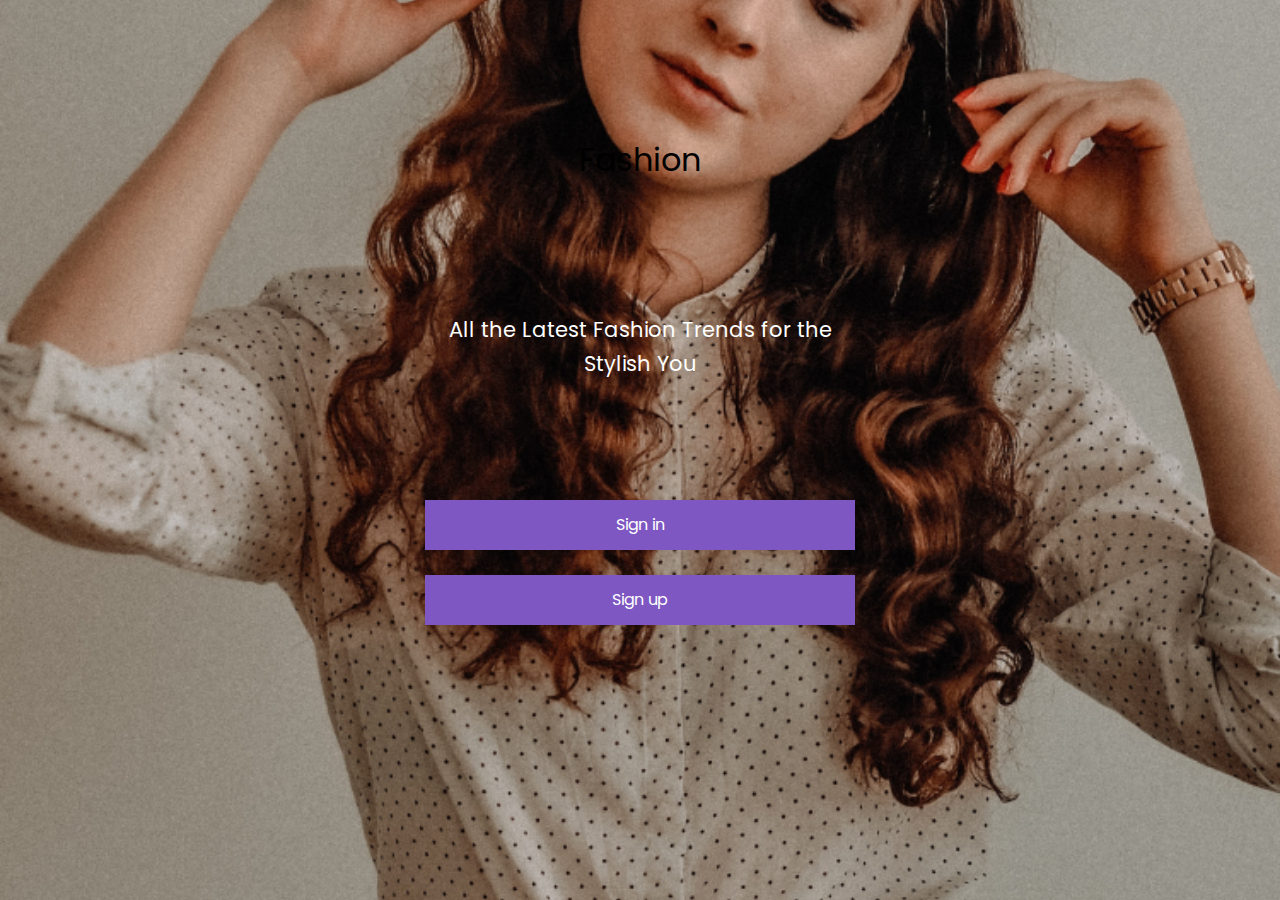
<file: index.html>
<!DOCTYPE html>
<html lang="en">
<head>
    <meta charset="UTF-8">
    <meta http-equiv="X-UA-Compatible" content="IE=edge">
    <meta name="viewport" content="width=device-width, initial-scale=1.0">
    <title>Welcome-Fashion App</title>
    <link rel="stylesheet" href="css/default.css">
</head>
<body class="welcome">
    <div class="container">
        <h1 class="main-tt text-center">Fashion</h1>
        <p>
            All the Latest Fashion Trends for the Stylish You
        </p>
        <p class="sign_links">
            <a href="sign_in.html" class="btn">Sign in</a>
            <a href="sign_up.html" class="btn">Sign up</a>
        </p>
    </div>
</body>
</html>
</file>
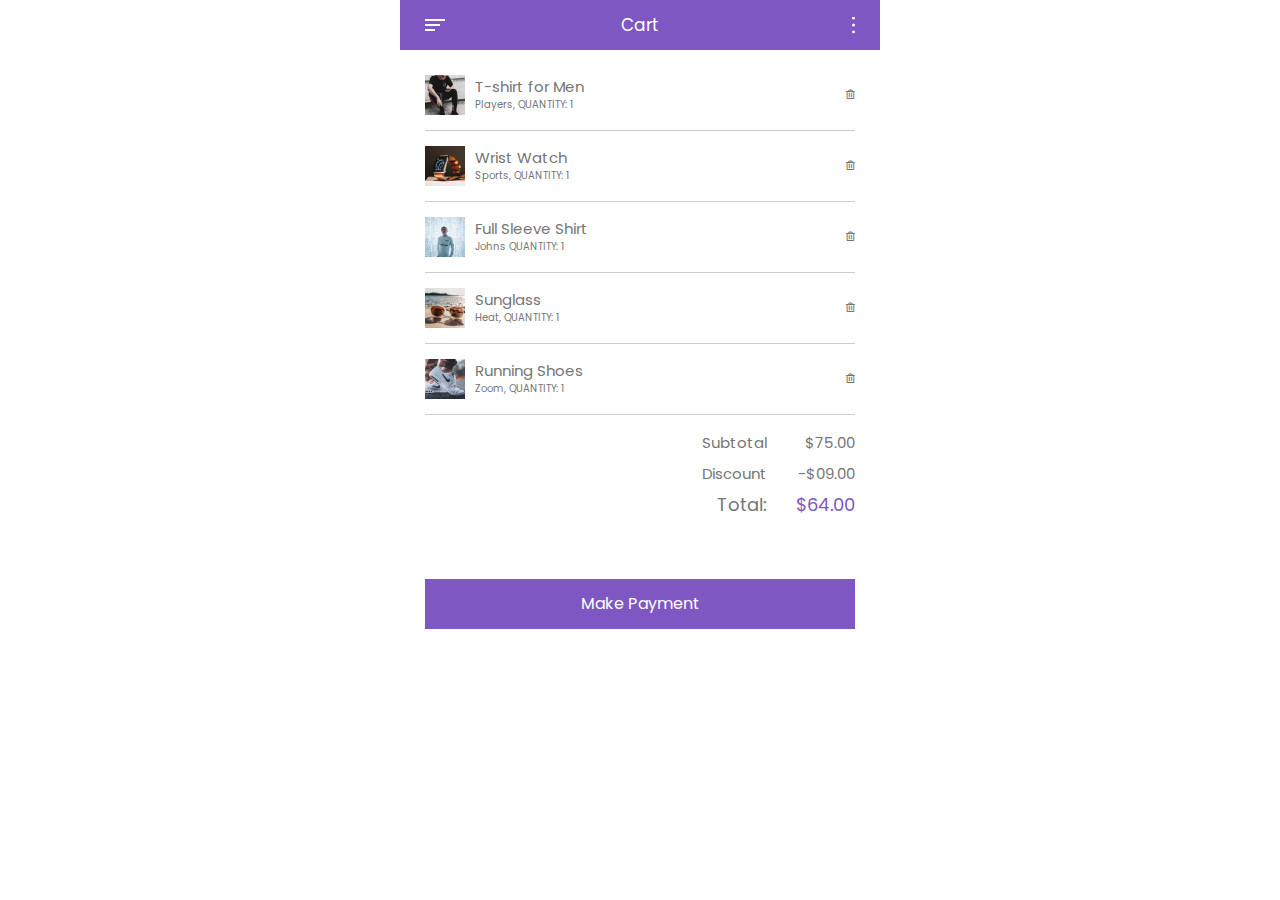
<file: cart.html>
<!DOCTYPE html>
<html lang="en">
<head>
    <meta charset="UTF-8">
    <meta name="viewport" content="width=device-width, initial-scale=1.0">    
    <title>Cart - Fashion App</title>
    <link rel="stylesheet" href="css/all.min.css">
    <link rel="stylesheet" href="css/default.css">
</head>
<body>
    <header>
        <img src="images/menu_Icon_left.svg" alt="menu_icon" class="menu_icon_left">
        <h1>Cart</h1>
        <img src="images/menu_Icon_right.svg" alt="menu_icon_right" class="menu_icon_right">        
    </header>
    <main>
         <ul class="cart_list">
             <li>
                 <img src="images/cart_thumb_01.jpg" alt="T-shirt for Men">
                 <div class="cart_list_info">
                     <h3>T-shirt for Men</h3>
                     <p>Players, QUANTITY: 1</p>
                 </div>
                 <span class="del_icon">
                    <i class="far fa-trash-alt"></i>
                 </span>
             </li>
             <li>
                 <img src="images/cart_thumb_02.jpg" alt="Wrist Watch">
                 <div class="cart_list_info">
                     <h3>Wrist Watch</h3>
                     <p>Sports, QUANTITY: 1</p>
                 </div>
                 <span class="del_icon">
                    <i class="far fa-trash-alt"></i>
                 </span>
             </li>
             <li>
                 <img src="images/cart_thumb_03.jpg" alt="Full Sleeve Shirt">
                 <div class="cart_list_info">
                     <h3>Full Sleeve Shirt</h3>
                     <p>Johns QUANTITY: 1</p>
                 </div>
                 <span class="del_icon">
                    <i class="far fa-trash-alt"></i>
                 </span>
             </li>
             <li>
                 <img src="images/cart_thumb_04.jpg" alt="Sunglass">
                 <div class="cart_list_info">
                     <h3>Sunglass</h3>
                     <p>Heat, QUANTITY: 1</p>
                 </div>
                 <span class="del_icon">
                    <i class="far fa-trash-alt"></i>
                 </span>
             </li>
             <li>
                 <img src="images/cart_thumb_05.jpg" alt="Running Shoes">
                 <div class="cart_list_info">
                     <h3>Running Shoes</h3>
                     <p>Zoom, QUANTITY: 1</p>
                 </div>
                 <span class="del_icon">
                    <i class="far fa-trash-alt"></i>
                 </span>
             </li>
         </ul><!-- /cart_list -->
         <ul class="cart_price">
            <li>
                <h5>Subtotal</h5>
                <p>$75.00</p>
            </li>
            <li>
                <h5>Discount</h5>
                <p>-$09.00</p>
            </li>
            <li>
                <h5>Total:</h5>
                <p>$64.00</p>
            </li>
         </ul><!-- /cart_price -->
         
         <p class="payment">
             <a href="" class="btn">Make Payment</a>
         </p>
    </main>

</body>
</html>
</file>
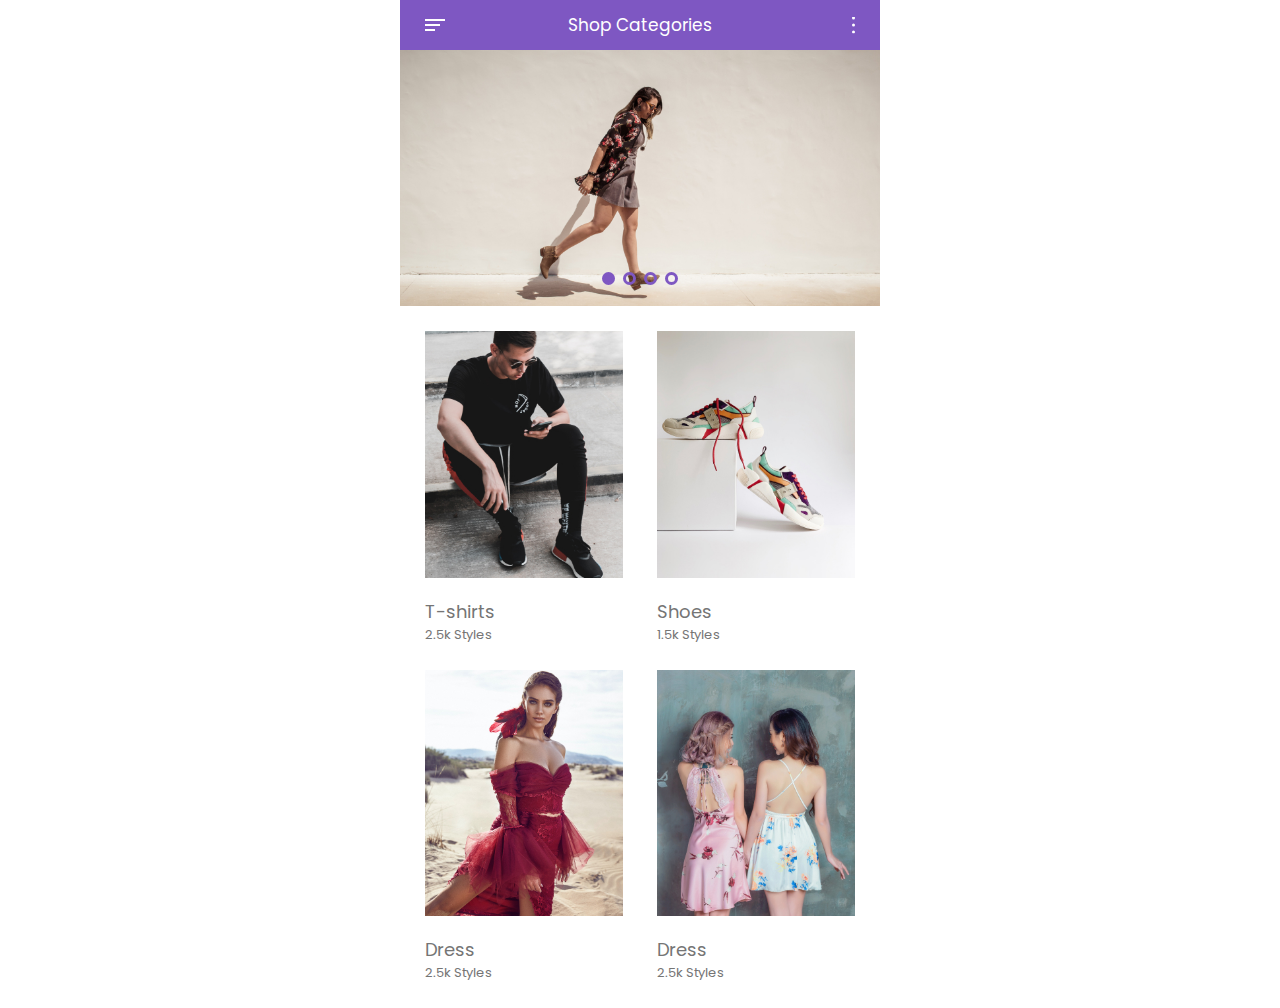
<file: categories.html>
<!DOCTYPE html>
<html lang="en">
<head>
    <meta charset="UTF-8">
    <meta name="viewport" content="width=device-width, initial-scale=1.0">    
    <title>category - Fashion App</title>
    <link rel="stylesheet" href="css/all.min.css">
    <link rel="stylesheet" href="https://unpkg.com/swiper/swiper-bundle.min.css">
    <link rel="stylesheet" href="css/default.css">
    <script src="http://code.jquery.com/jquery-3.5.1.min.js" integrity="sha256-9/aliU8dGd2tb6OSsuzixeV4y/faTqgFtohetphbbj0=" crossorigin="anonymous"></script>
    <script src="https://unpkg.com/swiper/swiper-bundle.min.js"></script>
    <script src="js/main.js"></script>
</head>
<body>
    <header>
        <img src="images/menu_Icon_left.svg" alt="menu_icon" class="menu_icon_left">
        <h1>Shop Categories</h1>
        <img src="images/menu_Icon_right.svg" alt="menu_icon_right" class="menu_icon_right">        
    </header>
    <div class="category_slider_wrap swiper-container">
        <div class="category_slide swiper-wrapper">
            <img src="images/caterory_slide_01.jpg" alt="slide 01" class="swiper-slide">
            <img src="images/caterory_slide_02.jpg" alt="slide 02" class="swiper-slide">
            <img src="images/caterory_slide_03.jpg" alt="slide 03" class="swiper-slide">
            <img src="images/caterory_slide_04.jpg" alt="slide 04" class="swiper-slide">
        </div>
        <p class="pager">
            <!-- <span>1</span>
            <span class="active">2</span>
            <span>3</span>
            <span>4</span> -->
        </p>
    </div>
    <ul class="category_list container">
        <li>
            <img src="images/category_product_01.jpg" alt="T-shirts">
            <h3>T-shirts</h3>
            <h4>2.5k Styles</h4>
        </li>
        <li>
            <img src="images/category_product_02.jpg" alt="Shoes">
            <h3>Shoes</h3>
            <h4>1.5k Styles</h4>
        </li>
        <li>
            <img src="images/category_product_03.jpg" alt="Dress">
            <h3>Dress</h3>
            <h4>2.5k Styles</h4>
        </li>
        <li>
            <img src="images/category_product_04.jpg" alt="Dress">
            <h3>Dress</h3>
            <h4>2.5k Styles</h4>
        </li>        
    </ul>
</body>
</html>
</file>
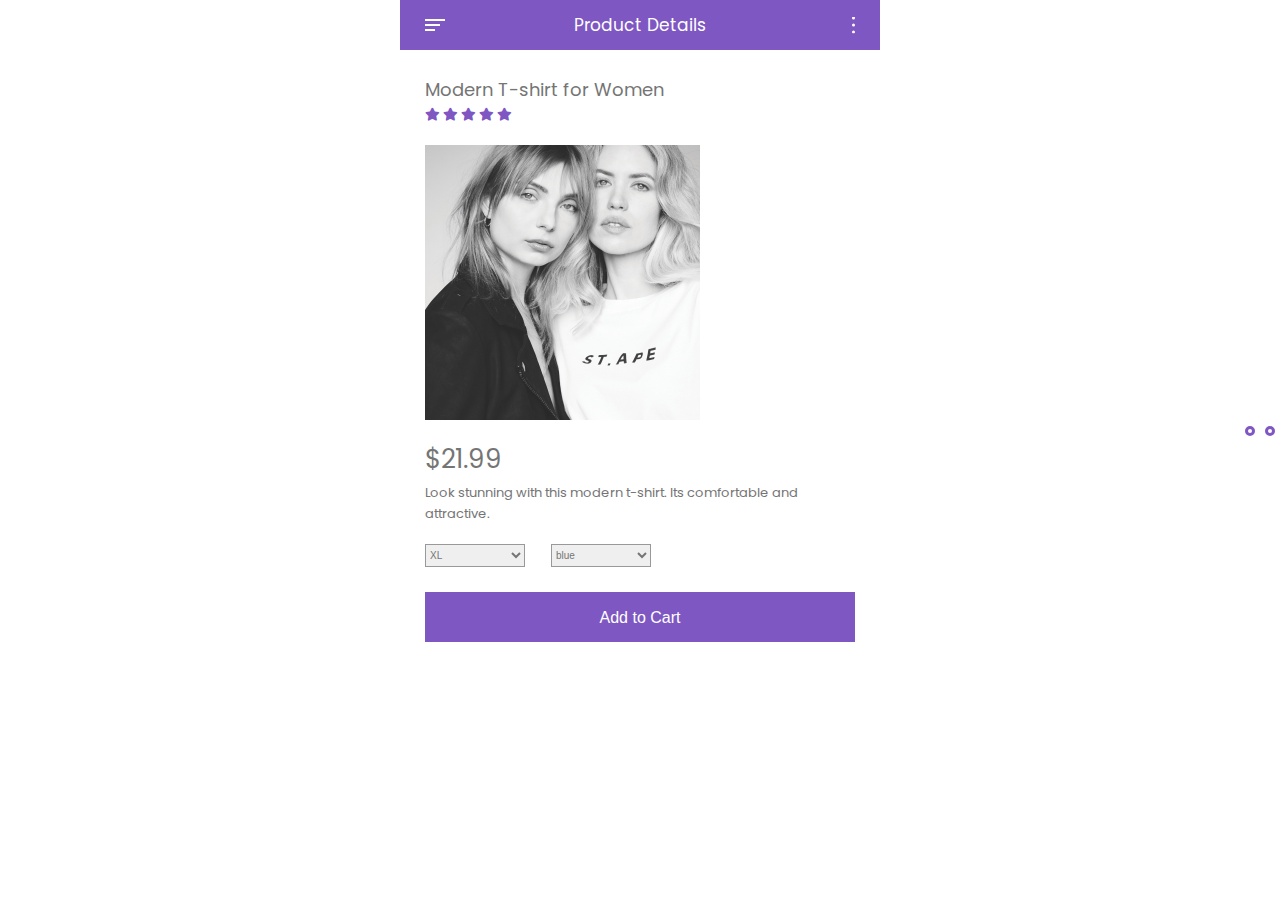
<file: detail.html>
<!DOCTYPE html>
<html lang="en">
<head>
    <meta charset="UTF-8">
    <meta name="viewport" content="width=device-width, initial-scale=1.0">    
    <title>Detail - Fashion App</title>
    <link rel="stylesheet" href="css/all.min.css">
    <link rel="stylesheet" href="css/default.css">
</head>
<body>
    <header>
        <img src="images/menu_Icon_left.svg" alt="menu_icon" class="menu_icon_left">
        <h1>Product Details</h1>
        <img src="images/menu_Icon_right.svg" alt="menu_icon_right" class="menu_icon_right">        
    </header>
    <main>
        <h2>Modern T-shirt for Women</h2>
        <div class="rate">
            <i class="fas fa-star"></i>
            <i class="fas fa-star"></i>
            <i class="fas fa-star"></i>
            <i class="fas fa-star"></i>
            <i class="fas fa-star"></i>
        </div>
        <div class="details_pic_slides">
            <div class="slide">
                <img src="images/product_detail_01.jpg" alt="details image">
                <!-- <img src="images/product_detail_02.jpg" alt="details image">                 -->
            </div>
            <p class="pager">
                <span>1</span>
                <span class="active">2</span>
            </p> 
        </div>
        <div class="details_info">
            <h3>$21.99</h3>
            <p>
                Look stunning with this modern t-shirt. Its comfortable and attractive.
            </p>
            <form action="" method="POST">
                <label for="size">Size</label>
                <select name="size" id="size">
                    <option value="XL">XL</option>
                    <option value="L">L</option>
                    <option value="M">M</option>
                    <option value="S">S</option>
                    <option value="XS">XS</option>
                </select>
                <label for="color">Color</label>
                <select name="color" id="color">
                    <option value="blue">blue</option>
                    <option value="red">red</option>
                    <option value="silver">silver</option>
                </select>
                <input type="submit" value="Add to Cart" class="btn">
            </form>
        </div>        
    </main>

</body>
</html>
</file>
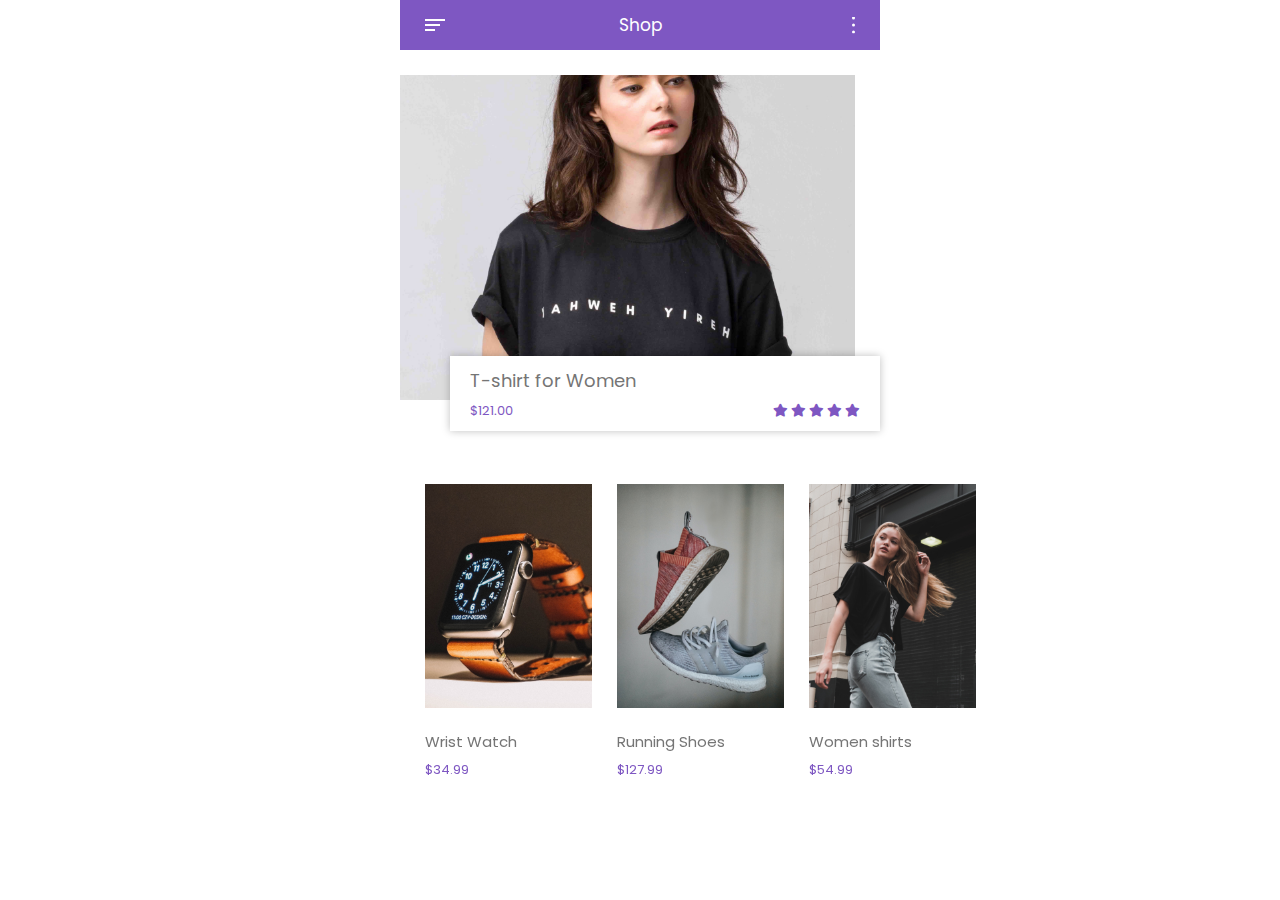
<file: shop.html>
<!DOCTYPE html>
<html lang="en">
    <head>
        <meta charset="UTF-8">
        <meta name="viewport" content="width=device-width, initial-scale=1.0">    
        <title>shop - Fashion App</title>
        <link rel="stylesheet" href="css/all.min.css">
        <link rel="stylesheet" href="https://unpkg.com/swiper/swiper-bundle.min.css">
        <link rel="stylesheet" href="css/default.css">
        <script src="http://code.jquery.com/jquery-3.5.1.min.js" integrity="sha256-9/aliU8dGd2tb6OSsuzixeV4y/faTqgFtohetphbbj0=" crossorigin="anonymous"></script>
        <script src="https://unpkg.com/swiper/swiper-bundle.min.js"></script>
        <script src="js/main.js"></script>
    </head>
<body>
    <header>
        <img src="images/menu_Icon_left.svg" alt="menu_icon" class="menu_icon_left">
        <h1>Shop</h1>
        <img src="images/menu_Icon_right.svg" alt="menu_icon_right" class="menu_icon_right">        
    </header>
    <div class="top_product">
        <img src="images/top_product_img.jpg" alt="top product" class="top_product_img">
        <div class="info">
            <h2>T-shirt for Women</h2>
            <div class="desc">
                <span class="price">$121.00</span>
                <div class="rate">
                    <i class="fa-solid fa-star"></i>
                    <i class="fa-solid fa-star"></i>
                    <i class="fa-solid fa-star"></i>
                    <i class="fa-solid fa-star"></i>
                    <i class="fa-solid fa-star"></i>
                </div>
            </div>
        </div>
    </div>
    <div class="shop_products swiper-container">
        <ul class="product_list swiper-wrapper">
            <li class="swiper-slide">
                <img src="images/shop_list_01_watch.jpg" alt="Wrist Watch">
                <h3>Wrist Watch</h3>
                <h4>$34.99</h4>
            </li>
            <li class="swiper-slide">
                <img src="images/shop_list_02_shoes.jpg" alt="Running Shoes">
                <h3>Running Shoes</h3>
                <h4>$127.99</h4>
            </li>
            <li class="swiper-slide">
                <img src="images/shop_list_03_shirts.jpg" alt="Women Shirts">
                <h3>Women shirts</h3>
                <h4>$54.99</h4>
            </li>
        </ul>
    </div>
</body>
</html>
</file>
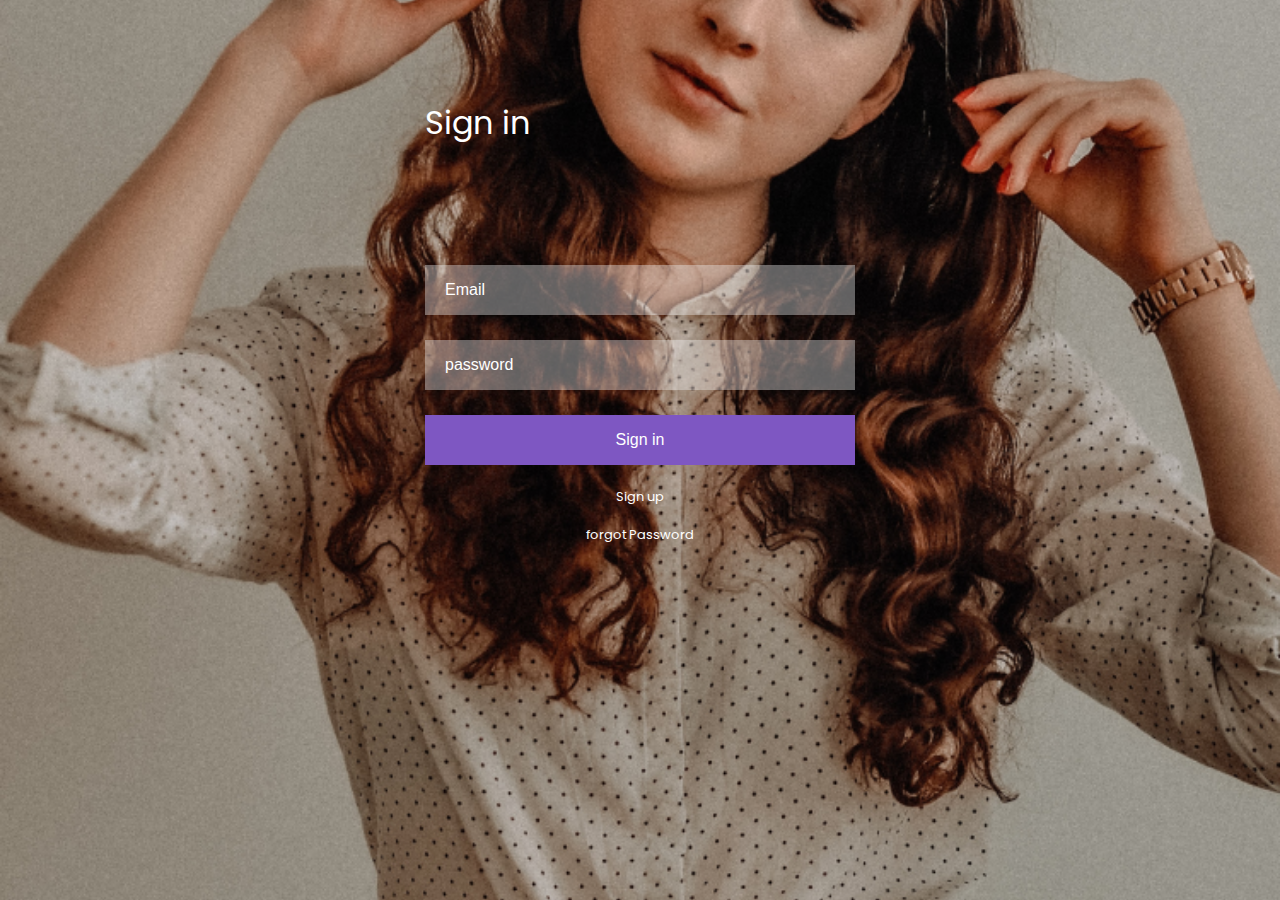
<file: sign_in.html>
<!DOCTYPE html>
<html lang="en">
<head>
    <meta charset="UTF-8">
    <meta http-equiv="X-UA-Compatible" content="IE=edge">
    <meta name="viewport" content="width=device-width, initial-scale=1.0">
    <title>Sign in - Fashion App</title>
    <link rel="stylesheet" href="css/default.css">
</head>
<body class="sign_in">
    <div class="container">
    <h1 class="main-tt text-left">Sign in</h1>

    <form action="#" method="POST">
        <p>
            <label for="user_email">Email</label>
            <input type="text" id="user_email" placeholder="Email">
        </p>
        <p>
            <label for="user_pw">Password</label>
            <input type="text" id="user_pw" placeholder="password">
        </p>
        <p>
            <input type="submit" value="Sign in" class="btn">
        </p>
        <p class="signin_links">
            <a href="sign_up.html">Sign up</a>
            <a href="reset_pw.html">forgot Password</a>
        </p>
        </form>
    </div>
</body>
</html>
</file>
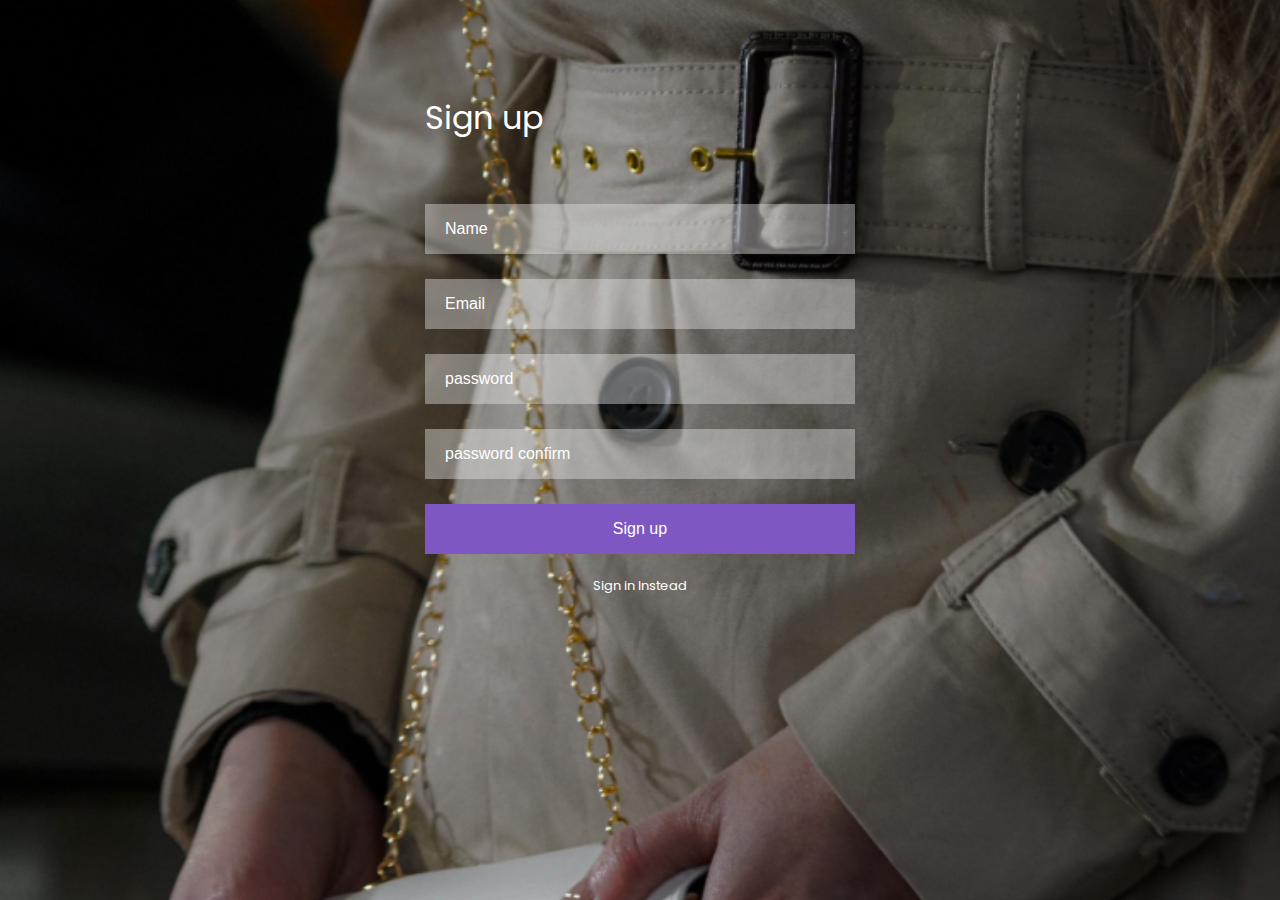
<file: sign_up.html>
<!DOCTYPE html>
<html lang="en">
<head>
    <meta charset="UTF-8">
    <meta http-equiv="X-UA-Compatible" content="IE=edge">
    <meta name="viewport" content="width=device-width, initial-scale=1.0">
    <title>Sign up - Fashion App</title>
    <link rel="stylesheet" href="css/default.css">
</head>
<body class="sign_up">
    <div class="container">
        <h1 class="main-tt text-left">Sign up</h1>

        <form action="#" method="POST">
            <p>
                <label for="user_name">Name</label>
                <input type="text" id="user_name" placeholder="Name">
            </p>
            <p>
                <label for="user_email">Email</label>
                <input type="text" id="user_email" placeholder="Email">
            </p>
            <p>
                <label for="user_pw">Password</label>
                <input type="text" id="user_pw" placeholder="password">
            </p>
            <p>
                <label for="user_pwcf">Password confirm</label>
                <input type="text" id="user_pwcf" placeholder="password confirm">
            </p>
            <p>
                <input type="submit" value="Sign up" class="btn">
            </p>
            <p class="signin_links">
                <a href="sign_in.html">Sign in Instead</a>
            </p>
    </form>
    </div>
</body>
</html>
</file>
<file: css/default.css>
@import url("reset.css");
@import url("common.css");

/* -------------INDEX------------- */

.welcome{
    height:100vh;
    background:url(../images/welcome_bg.png) no-repeat center center/cover;
    padding-top:134px;
    box-sizing:border-box;
}

.welcome h1+p{
    margin-top: 127px;
    margin-bottom: 119px;
    text-align: center;
    color: #FFFFFF;
    font-size: 21px;
    line-height: 34px;
}

.sign_links a:first-child {
    margin-bottom: 25px;
}


/* -------------SIGN IN------------- */
.sign_in{
    height: 100vh;
    background: url(../images/welcome_bg.png) no-repeat center center/cover ;
    padding-top: 97px;
    box-sizing: border-box;
}

[class^="sign"] .main-tt{
    color:#FFFFFF;
}

.sign_in form{
    margin-top: 116px;
}

.sign_in form label{
    display: none;
}

[class^="sign"] form input{
    width: 100%;
    height: 50px;
    line-height: 50px;
    border: none;
    background: rgba(238,238, 238, 0.4);
    padding: 0 20px;
    box-sizing: border-box;
    color: #FFFFFF;
    font-size: 16px;
}

[class^="sign"] form input::placeholder{
    color: #FFFFFF;
}

[class^="sign"] form p:not(:last-child){
    margin-bottom: 25px;
}

.signin_links{
    margin-top: 20px;
}

.signin_links a{
    display: block;
    text-align: center;
    color: #FFFFFF;
    font-size: 13px;
    line-height: 13px;
}

.signin_links a:first-child{
    margin-bottom: 25px;
}


/* -------------SIGN UP------------- */
.sign_up{
    height: 100vh;
    background: url(../images/sign_up_bg.jpg) no-repeat center center/cover;
    padding-top: 92px;
    box-sizing: border-box;
}

.sign_up form{
    margin-top: 60px;
}

.sign_up form label{
    display: none;
}

/* -------------CATEGORIES------------- */
header{
    background: #7E57C2;
    height: 50px;
    position: relative;
}

header > h1{
    color: #FFFFFF;
    font-size: 17px;
    line-height: 50px;
    text-align: center;
}

header img{
    position: absolute;
    top:50%;
    transform:translateY(-50%);    
}

.menu_icon_left{
    left: 25px;
}

.menu_icon_right{
    right: 25px;
}


.category_slide img{
    width: 100%;
}

.category_slider_wrap{
    position: relative;
    overflow: hidden;
}

.category_slider_wrap .pager{
    position: absolute;
    left: 0;
    right: 0;
    bottom: 15px;
    text-align: center;
    z-index: 2;
}

.pager span{
    width: 13px;
    height: 13px;
    border:3px solid #7E57C2;
    box-sizing:border-box;
    border-radius:50%;
    text-indent: -9999em;
    transition: 0.35s all;
    margin:0 5px;
    background:none !important;
    opacity:1;
}
.pager span.swiper-pagination-bullet-active{
    background: #7E57C2 !important;
}
.category_list{
    display: flex;
    flex-wrap: wrap;
    margin-top: 25px;
}

.category_list li{
    width: 46%;
    margin-right: 8%;
    margin-bottom: 25px;
}

.category_list li:nth-child(2n){
    margin-right: 0;
}

.category_list li img{
    width: 100%;
}

.category_list li h3{
    font-size: 18px;
    line-height: 25px;
    margin-top: 15px;
    color: #757575;
}

.category_list li h4{
    font-size: 13px;
    line-height: 21px;
    color: #757575;
}

/* -------------CART------------- */
.cart_list li{
    display: flex;
    justify-content: space-between;
    align-items: center;
    padding-bottom: 15px;
    margin-bottom: 15px;
    border-bottom: 1px solid #CCCCCC;
}

.cart_list_info{
    flex: 1;
    margin-left: 10px;
}

.cart_list li img{
    width: 40px;
}

.cart_list_info h3{
    font-size: 15px;
    line-height: 20px;
    color: #757575;
}

.cart_list_info p, .del_icon{
    font-size: 10px;
    line-height: 16px;
    color: #757575;
}

.cart_price li{
    display: flex;
    justify-content: flex-end;
    font-size: 15px;
    line-height: 25px;
    color: #757575;
    margin-bottom: 6px;
}

.cart_price p {
    width: 88px;
    text-align: right;
}

.cart_price li:last-child{
    font-size: 18px;
    line-height: 25px;
    margin-bottom: 62px;
}

.cart_price li:last-child p {
    color: #7E57C2;
}


/* -------------SHOP------------- */
.top_product{
    position: relative;
    padding: 25px 25px 0 0;
}

.top_product img{
    width: 100%;
}

.top_product .info{
    position: absolute;
    bottom: -25px;
    left: 50px;
    right: 0;
    background: #FFFFFF;
    padding: 10px 20px;
    box-shadow: 0 0 8px rgba(0,0,0,.25)
}

.top_product .info .desc{
    display: flex;
    justify-content: space-between;
}

.top_product .info h2{
    font-size: 18px;
    line-height: 29px;
    color: #757575;
    margin-bottom: 5px;
}

.top_product .info .price, .rate{
    font-size: 13px;
    line-height: 21px;
    color: #7E57C2;
}

.shop_products{
    margin-top: 78px;
    padding-left: 25px;
}

.product_list li{
    width: 125px;
}

.product_list li img{
    width: 100%;
}

.product_list li h3{
    font-size: 15px;
    line-height: 25px;
    color: #757575;
    margin-top: 15px;
}
.product_list li h4{
    font-size: 13px;
    line-height: 21px;
    color: #7E57C2;
    margin-top: 5px;
}

/* -------------DETAILS------------- */
main h2{
    font-size: 18px;
    line-height: 29px;
    color: #757575;
}

.details_pic_slides{
    margin-top: 20px;
}

.details_pic_slides .slide{
    width: 275px;
}

.details_pic_slides .slide img{
    width: 100%;
}

.details_pic_slides .pager{
    position: absolute;
    right: 0;
    display: flex;
}

.details_pic_slides .pager span{
    width: 10px;
    height: 10px;
}

.details_info{
    margin-top: 20px;
}

.details_info h3{
    font-size: 26px;
    line-height: 26px;
    color: #757575;
}

.details_info p{
    margin-top: 10px;
    font-size: 13px;
    line-height: 21px;
    color: #757575;
}

.details_info form{
    margin-top: 20px;
}

.details_info form label{
    display: none;
}

.details_info form select{
    width: 100px;
    height: 23px;
    font-size: 10px;
    line-height: 23px;
    border: 1px solid #999999;
    color: #757575;
    margin-right: 23px;
}

.details_info form .btn{
    display: block;
    margin-top: 25px;
}
</file>
